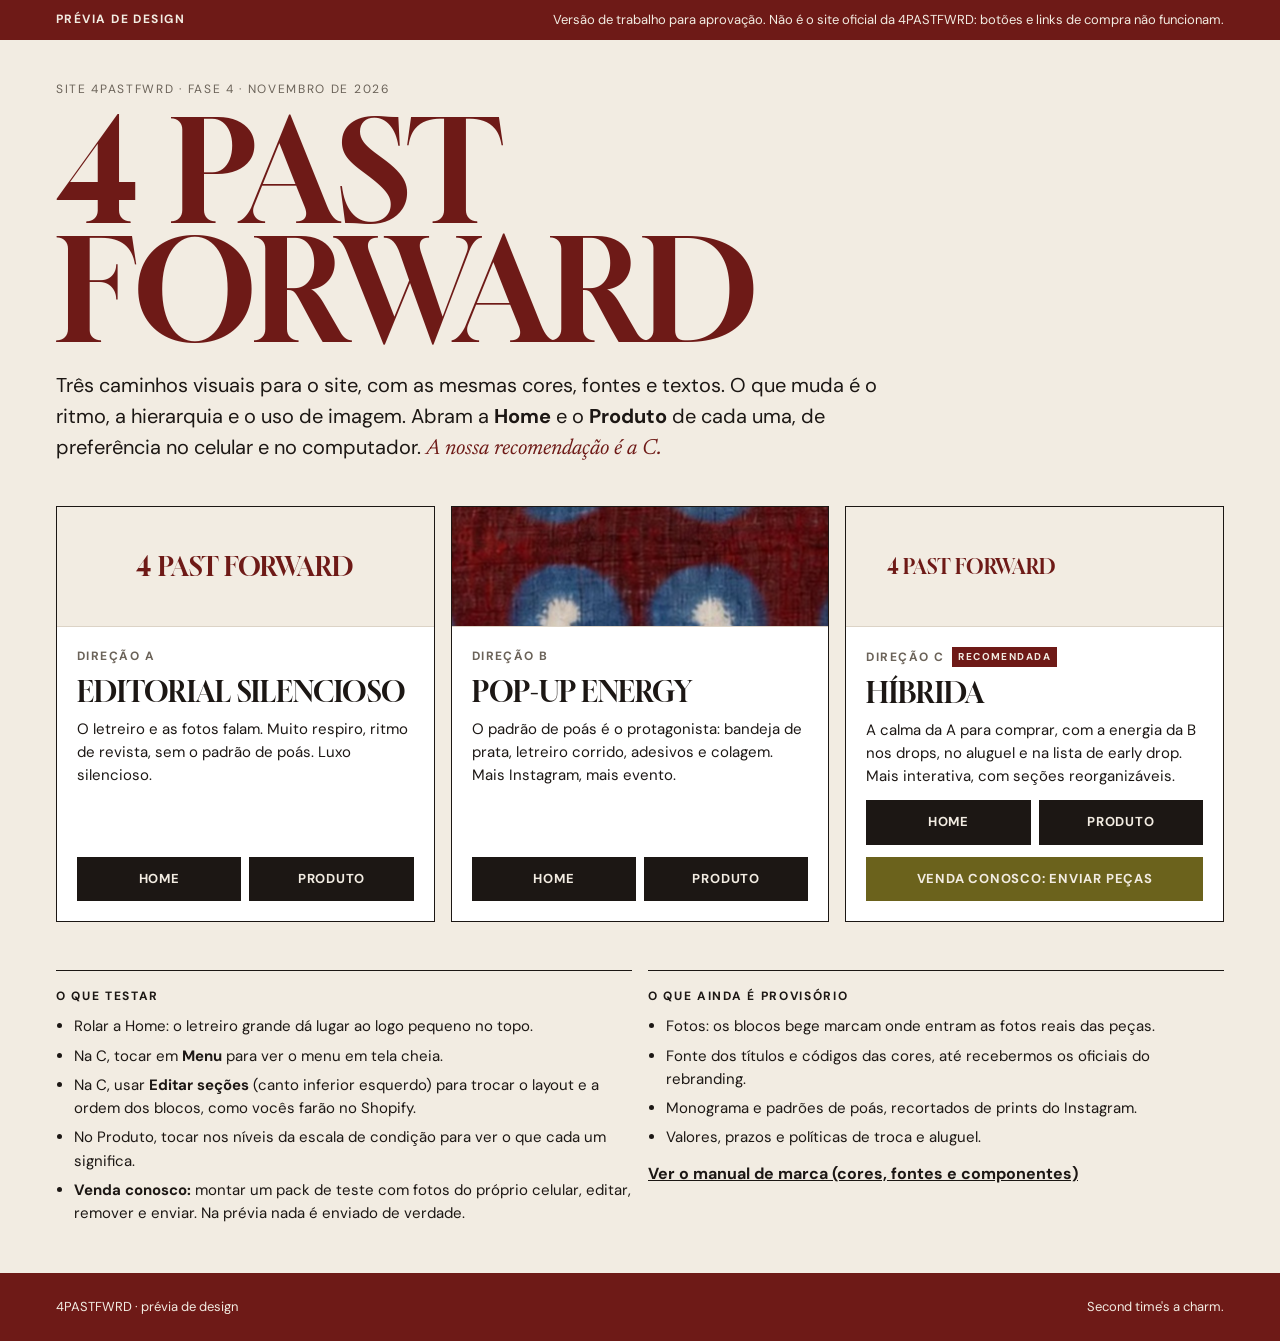
<file: index.html>
<!doctype html>
<html lang="pt-BR">
<head>
<meta charset="utf-8">
<meta name="viewport" content="width=device-width,initial-scale=1,viewport-fit=cover">
<meta name="robots" content="noindex,nofollow">
<title>Prévia 4PASTFWRD</title>
<meta name="claude:viewport-fit-sides" content="cover">
<link rel="preconnect" href="https://fonts.googleapis.com">
<link rel="stylesheet" href="https://fonts.googleapis.com/css2?family=Gloock&family=DM+Sans:opsz,wght@9..40,400;9..40,500;9..40,700&family=Newsreader:ital,opsz,wght@1,6..72,400&display=swap">
</head>
<body>
<style>
/* Capa da prévia: usa a paleta do manual v2 (single-theme por escolha: a marca é creme).
   Layout: letreiro + 3 cartões de direção + faixa de avisos. */
:root{
  --cream:#F2ECE2; --card:#E0D6C9; --ink:#1C1714; --oxblood:#6E1A17; --oxblood-deep:#4F1210;
  --olive:#6B621C; --lilac:#CDB4D0; --muted:#6B6359; --line:#DCD3C6; --white:#FFFFFF;
  --display:'Gloock','Times New Roman',serif; --body:'DM Sans',system-ui,sans-serif; --accent:'Newsreader',Georgia,serif;
  color-scheme:light;
}
*,*::before,*::after{box-sizing:border-box}
body{margin:0;background:var(--cream);color:var(--ink);font-family:var(--body);font-size:16px;line-height:1.55}
a{color:inherit}
:focus-visible{outline:2px solid var(--oxblood);outline-offset:2px}
.wrap{max-width:1200px;margin:0 auto;padding-left:max(16px,env(safe-area-inset-left,0px));padding-right:max(16px,env(safe-area-inset-right,0px))}
.notice{background:var(--oxblood);color:var(--cream);font-size:13px}
.notice .wrap{padding-block:10px;display:flex;flex-wrap:wrap;gap:6px 16px;justify-content:space-between}
.notice b{letter-spacing:.12em;text-transform:uppercase;font-size:12px}
header .wrap{padding-block:40px 24px}
.eyebrow{font-size:12px;letter-spacing:.14em;text-transform:uppercase;color:var(--muted);margin:0 0 12px}
h1{font-family:var(--display);font-weight:400;text-transform:uppercase;color:var(--oxblood);font-size:clamp(48px,11vw,150px);line-height:.85;margin:0;text-wrap:balance}
.lead{font-size:clamp(17px,1.8vw,20px);max-width:60ch;margin:20px 0 0}
.lead em{font-family:var(--accent);font-size:1.1em;color:var(--oxblood)}
.dirs .wrap{padding-block:16px 48px;display:grid;gap:16px}
@media(min-width:900px){.dirs .wrap{grid-template-columns:repeat(3,minmax(0,1fr))}}
.dir{background:var(--white);border:1px solid var(--ink);display:flex;flex-direction:column;min-width:0}
.dir .sw{height:120px;display:flex;align-items:center;justify-content:center;font-family:var(--display);text-transform:uppercase;color:var(--oxblood);font-size:26px;border-bottom:1px solid var(--line);background:var(--cream)}
.dir .sw.b{background:url('assets/pattern-dots-oxblood-indigo.jpg') center/600px auto}
.dir .sw.c{display:grid;grid-template-columns:2fr 1fr;padding:0}
.dir .sw.c span{display:flex;align-items:center;justify-content:center;font-size:20px}
.dir .sw.c i{background:url('assets/pattern-dots-olive-lilac.jpg') center/400px auto}
.dir .body{padding:20px;display:flex;flex-direction:column;gap:12px;flex:1}
.dir .tag{font-size:12px;letter-spacing:.12em;text-transform:uppercase;font-weight:700;color:var(--muted);display:flex;gap:8px;align-items:center;flex-wrap:wrap}
.rec{background:var(--oxblood);color:var(--cream);padding:2px 6px;font-size:10px}
.dir h2{font-family:var(--display);font-weight:400;text-transform:uppercase;font-size:28px;line-height:1;margin:0}
.dir p{margin:0;font-size:15px;flex:1}
.links{display:flex;gap:8px}
.links a{flex:1;text-align:center;text-decoration:none;font-weight:700;font-size:13px;letter-spacing:.06em;text-transform:uppercase;padding:12px;background:var(--ink);color:var(--cream)}
.links a:hover{background:var(--oxblood)}
.links a.sell{background:var(--olive)}
.links a.sell:hover{background:var(--oxblood)}
.more .wrap{padding-block:0 48px;display:grid;gap:16px}
@media(min-width:900px){.more .wrap{grid-template-columns:minmax(0,1fr) minmax(0,1fr)}}
.box{border-top:1px solid var(--ink);padding-top:16px}
.box h3{font-size:12px;letter-spacing:.14em;text-transform:uppercase;margin:0 0 10px}
.box ul{margin:0;padding-left:18px;display:grid;gap:6px;font-size:15px}
.manual{display:inline-block;margin-top:12px;font-weight:700;text-decoration:underline}
footer{background:var(--oxblood);color:var(--cream)}
footer .wrap{padding-block:24px;font-size:13px;display:flex;flex-wrap:wrap;gap:8px 24px;justify-content:space-between}

/* Visualizador embutido: abre cada página da prévia dentro da capa (rota pelo #) */
.viewer{position:fixed;inset:0;z-index:50;background:var(--card);display:flex;flex-direction:column}
.viewer[hidden]{display:none!important}
.vbar{background:var(--ink);color:var(--cream);padding:10px max(16px,env(safe-area-inset-right,0px)) 10px max(16px,env(safe-area-inset-left,0px));padding-top:calc(10px + env(safe-area-inset-top,0px));display:flex;flex-wrap:wrap;align-items:center;gap:8px 12px;font-size:13px}
.vbar button,.vbar select{font:inherit;font-size:13px;color:var(--cream);background:transparent;border:1px solid var(--cream);padding:7px 12px;cursor:pointer}
.vbar select option{color:var(--ink)}
.vbar .title{font-weight:700;letter-spacing:.06em;text-transform:uppercase;margin-right:auto;min-width:0}
.vbar button[aria-pressed="true"]{background:var(--cream);color:var(--ink)}
.stage{flex:1;min-height:0;display:flex;justify-content:center;overflow:auto;padding:0}
.stage iframe{border:0;background:var(--white);width:100%;height:100%;display:block}
.stage.phone{padding:16px}
.stage.phone iframe{width:390px;max-width:100%;height:100%;box-shadow:0 0 0 1px var(--ink),0 12px 40px rgba(28,23,20,.25)}
.vmsg{padding:24px;font-size:15px;max-width:60ch}
</style>

<div class="notice"><div class="wrap"><b>Prévia de design</b><span>Versão de trabalho para aprovação. Não é o site oficial da 4PASTFWRD: botões e links de compra não funcionam.</span></div></div>

<header><div class="wrap">
  <p class="eyebrow">Site 4PASTFWRD · Fase 4 · novembro de 2026</p>
  <h1>4 Past<br>Forward</h1>
  <p class="lead">Três caminhos visuais para o site, com as mesmas cores, fontes e textos. O que muda é o ritmo, a hierarquia e o uso de imagem. Abram a <strong>Home</strong> e o <strong>Produto</strong> de cada uma, de preferência no celular e no computador. <em>A nossa recomendação é a C.</em></p>
</div></header>

<section class="dirs" aria-label="Direções de design"><div class="wrap">
  <article class="dir">
    <div class="sw" aria-hidden="true">4 Past Forward</div>
    <div class="body">
      <span class="tag">Direção A</span>
      <h2>Editorial silencioso</h2>
      <p>O letreiro e as fotos falam. Muito respiro, ritmo de revista, sem o padrão de poás. Luxo silencioso.</p>
      <div class="links"><a href="#a-home">Home</a><a href="#a-produto">Produto</a></div>
    </div>
  </article>
  <article class="dir">
    <div class="sw b" aria-hidden="true"></div>
    <div class="body">
      <span class="tag">Direção B</span>
      <h2>Pop-up energy</h2>
      <p>O padrão de poás é o protagonista: bandeja de prata, letreiro corrido, adesivos e colagem. Mais Instagram, mais evento.</p>
      <div class="links"><a href="#b-home">Home</a><a href="#b-produto">Produto</a></div>
    </div>
  </article>
  <article class="dir">
    <div class="sw c" aria-hidden="true"><span>4 Past Forward</span><i></i></div>
    <div class="body">
      <span class="tag">Direção C <span class="rec">Recomendada</span></span>
      <h2>Híbrida</h2>
      <p>A calma da A para comprar, com a energia da B nos drops, no aluguel e na lista de early drop. Mais interativa, com seções reorganizáveis.</p>
      <div class="links"><a href="#c-home">Home</a><a href="#c-produto">Produto</a></div>
      <div class="links"><a href="#c-venda" class="sell">Venda conosco: enviar peças</a></div>
    </div>
  </article>
</div></section>

<section class="more" aria-label="Como avaliar"><div class="wrap">
  <div class="box">
    <h3>O que testar</h3>
    <ul>
      <li>Rolar a Home: o letreiro grande dá lugar ao logo pequeno no topo.</li>
      <li>Na C, tocar em <strong>Menu</strong> para ver o menu em tela cheia.</li>
      <li>Na C, usar <strong>Editar seções</strong> (canto inferior esquerdo) para trocar o layout e a ordem dos blocos, como vocês farão no Shopify.</li>
      <li>No Produto, tocar nos níveis da escala de condição para ver o que cada um significa.</li>
      <li><strong>Venda conosco:</strong> montar um pack de teste com fotos do próprio celular, editar, remover e enviar. Na prévia nada é enviado de verdade.</li>
    </ul>
  </div>
  <div class="box">
    <h3>O que ainda é provisório</h3>
    <ul>
      <li>Fotos: os blocos bege marcam onde entram as fotos reais das peças.</li>
      <li>Fonte dos títulos e códigos das cores, até recebermos os oficiais do rebranding.</li>
      <li>Monograma e padrões de poás, recortados de prints do Instagram.</li>
      <li>Valores, prazos e políticas de troca e aluguel.</li>
    </ul>
    <a class="manual" href="#manual">Ver o manual de marca (cores, fontes e componentes)</a>
  </div>
</div></section>

<footer><div class="wrap"><span>4PASTFWRD · prévia de design</span><span>Second time's a charm.</span></div></footer>

<div class="viewer" id="viewer" hidden>
  <div class="vbar">
    <span class="title" id="vtitle">Prévia</span>
    <label for="vpick" class="sr" style="position:absolute;left:-9999px">Escolher página</label>
    <select id="vpick" aria-label="Escolher página">
      <option value="a-home">A · Home</option><option value="a-produto">A · Produto</option>
      <option value="b-home">B · Home</option><option value="b-produto">B · Produto</option>
      <option value="c-home">C · Home</option><option value="c-produto">C · Produto</option><option value="c-venda">C · Venda conosco</option>
      <option value="manual">Manual de marca</option>
    </select>
    <button type="button" id="vphone" aria-pressed="false">Ver como celular</button>
    <button type="button" id="vclose">← Voltar</button>
  </div>
  <div class="stage" id="vstage"><iframe id="vframe" title="Página da prévia"></iframe></div>
</div>

<script>
(() => {
  const ROUTES = {
    'a-home':    ['direcao-a/index.html',   'Direção A · Home'],
    'a-produto': ['direcao-a/produto.html', 'Direção A · Produto'],
    'b-home':    ['direcao-b/index.html',   'Direção B · Home'],
    'b-produto': ['direcao-b/produto.html', 'Direção B · Produto'],
    'c-home':    ['direcao-c/index.html',   'Direção C · Home'],
    'c-produto': ['direcao-c/produto.html', 'Direção C · Produto'],
    'c-venda':   ['direcao-c/venda-conosco.html', 'Direção C · Venda conosco'],
    'manual':    ['manual-preview.html',    'Manual de marca']
  };
  const byPath = Object.fromEntries(Object.entries(ROUTES).map(([k, [p]]) => [p, k]));
  const viewer = document.getElementById('viewer'), frame = document.getElementById('vframe');
  const stage = document.getElementById('vstage'), title = document.getElementById('vtitle');
  const pick = document.getElementById('vpick'), phone = document.getElementById('vphone');
  const cache = {};
  const store = { get(){ try { return localStorage.getItem('4pf-previa-phone'); } catch { return null; } }, set(v){ try { localStorage.setItem('4pf-previa-phone', v); } catch {} } };

  // celular por padrão em telas largas fica desligado; o visitante escolhe
  const setPhone = on => { stage.classList.toggle('phone', on); phone.setAttribute('aria-pressed', String(on)); phone.textContent = on ? 'Ver como computador' : 'Ver como celular'; store.set(on ? '1' : '0'); };
  setPhone(store.get() === '1' && innerWidth > 600);
  phone.addEventListener('click', () => setPhone(phone.getAttribute('aria-pressed') !== 'true'));
  if (innerWidth <= 600) phone.hidden = true;

  // resolve um link de dentro da página carregada para uma rota da prévia
  const routeFor = (href, fromPath) => {
    if (!href || href.startsWith('#') || /^(https?:|mailto:|tel:)/.test(href)) return undefined;
    const url = new URL(href, 'https://x/' + fromPath);
    const p = url.pathname.replace(/^\//, '');
    if (p === 'direcoes.html' || p === 'index.html' || p === '') return '';
    return byPath[p];
  };

  async function show(key) {
    const r = ROUTES[key];
    if (!r) { viewer.hidden = true; document.body.style.overflow = ''; return; }
    const [path, label] = r;
    title.textContent = label; pick.value = key;
    viewer.hidden = false; document.body.style.overflow = 'hidden';
    try {
      if (!cache[path]) {
        const res = await fetch(path + '?v=20261111140933', { cache: 'no-store' });
        if (!res.ok) throw new Error(res.status);
        cache[path] = await res.text();
      }
      const base = new URL(path.replace(/[^/]*$/, ''), location.href).href;
      frame.srcdoc = cache[path].replace(/<head>/i, `<head><base href="${base}">`);
      frame.onload = () => {
        const doc = frame.contentDocument; if (!doc) return;
        doc.addEventListener('click', e => {
          const a = e.target.closest && e.target.closest('a'); if (!a) return;
          const href = a.getAttribute('href');
          if (!href || href === '#') { e.preventDefault(); return; }
          const to = routeFor(href, path);
          if (to === undefined) return;
          e.preventDefault();
          location.hash = to ? '#' + to : '';
        });
      };
    } catch (err) {
      frame.srcdoc = `<p class="vmsg" style="font:16px system-ui;padding:24px">Não consegui carregar esta página (${String(err.message || err)}). Tente recarregar a prévia.</p>`;
    }
  }

  const route = () => show(location.hash.slice(1));
  addEventListener('hashchange', route);
  pick.addEventListener('change', () => { location.hash = '#' + pick.value; });
  document.getElementById('vclose').addEventListener('click', () => { location.hash = ''; show(''); });
  addEventListener('keydown', e => { if (e.key === 'Escape' && !viewer.hidden) document.getElementById('vclose').click(); });
  route();
})();
</script>

</body>
</html>
</file>
